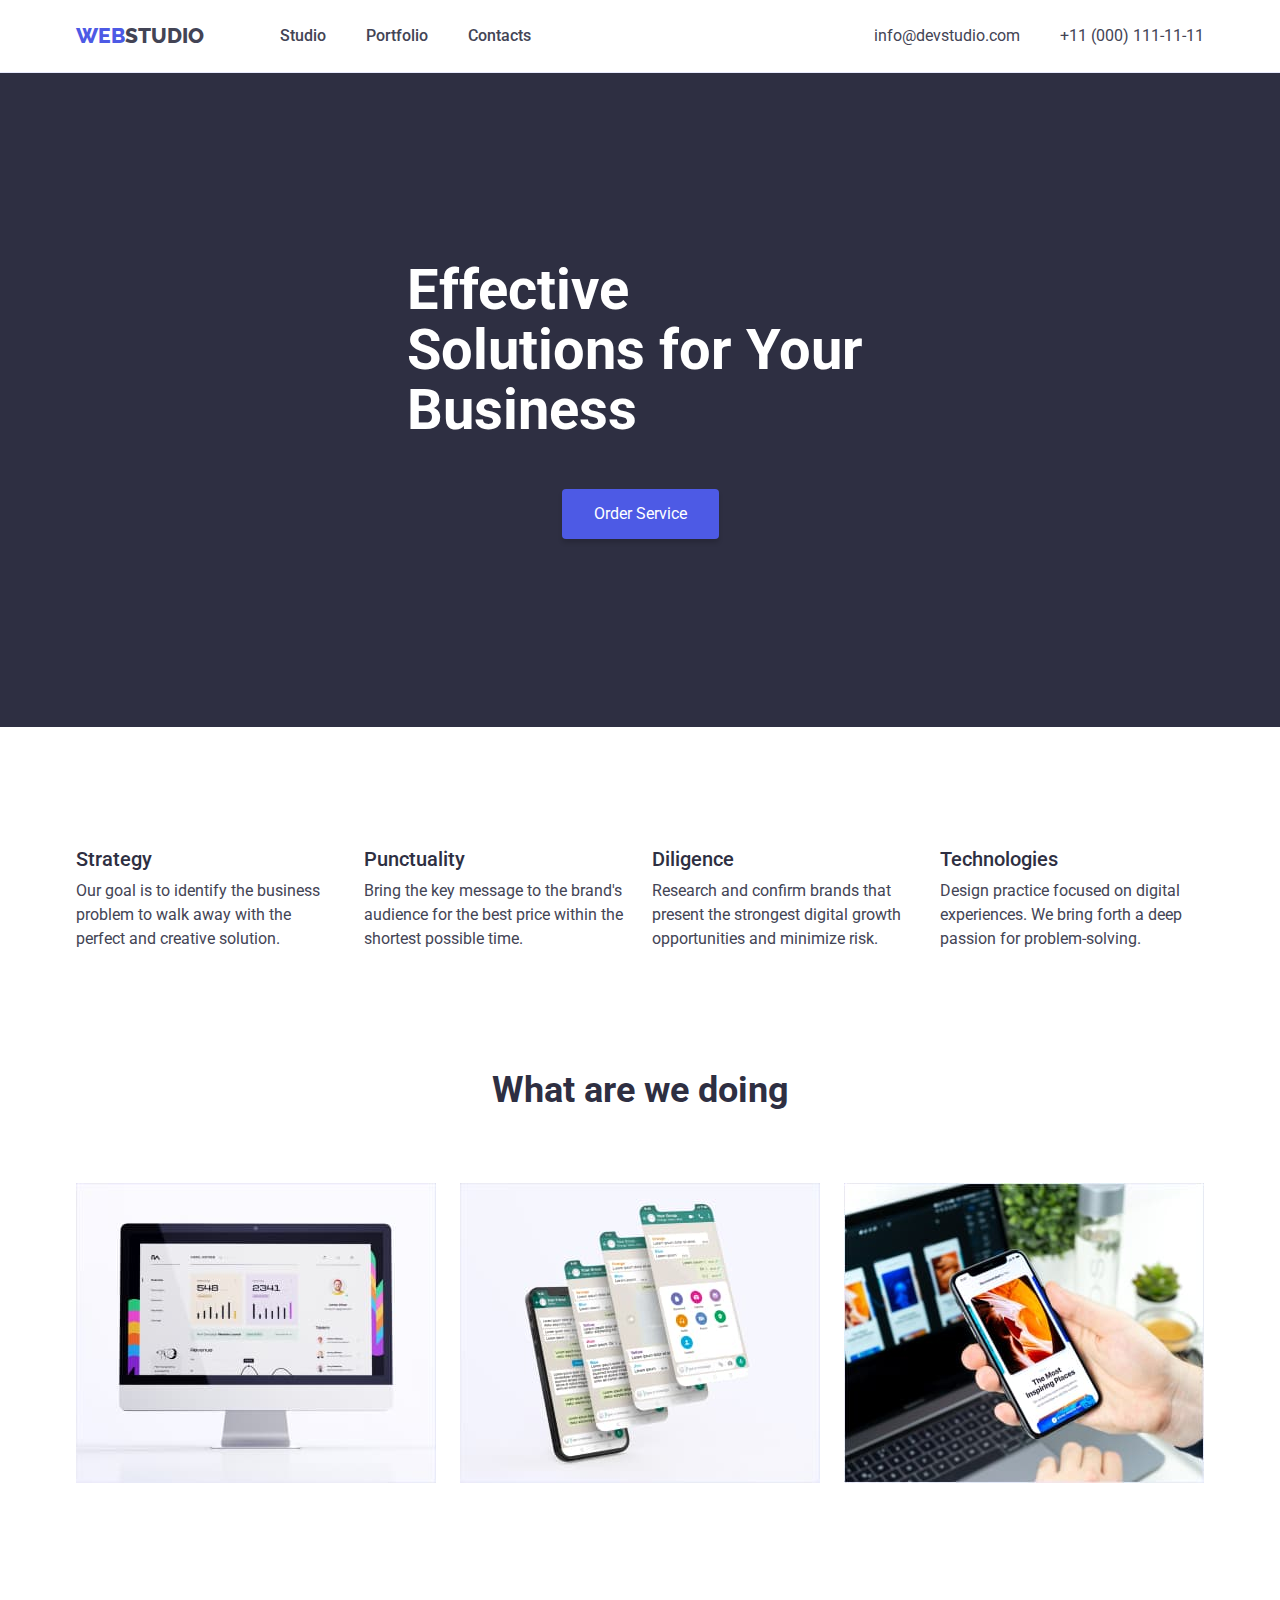
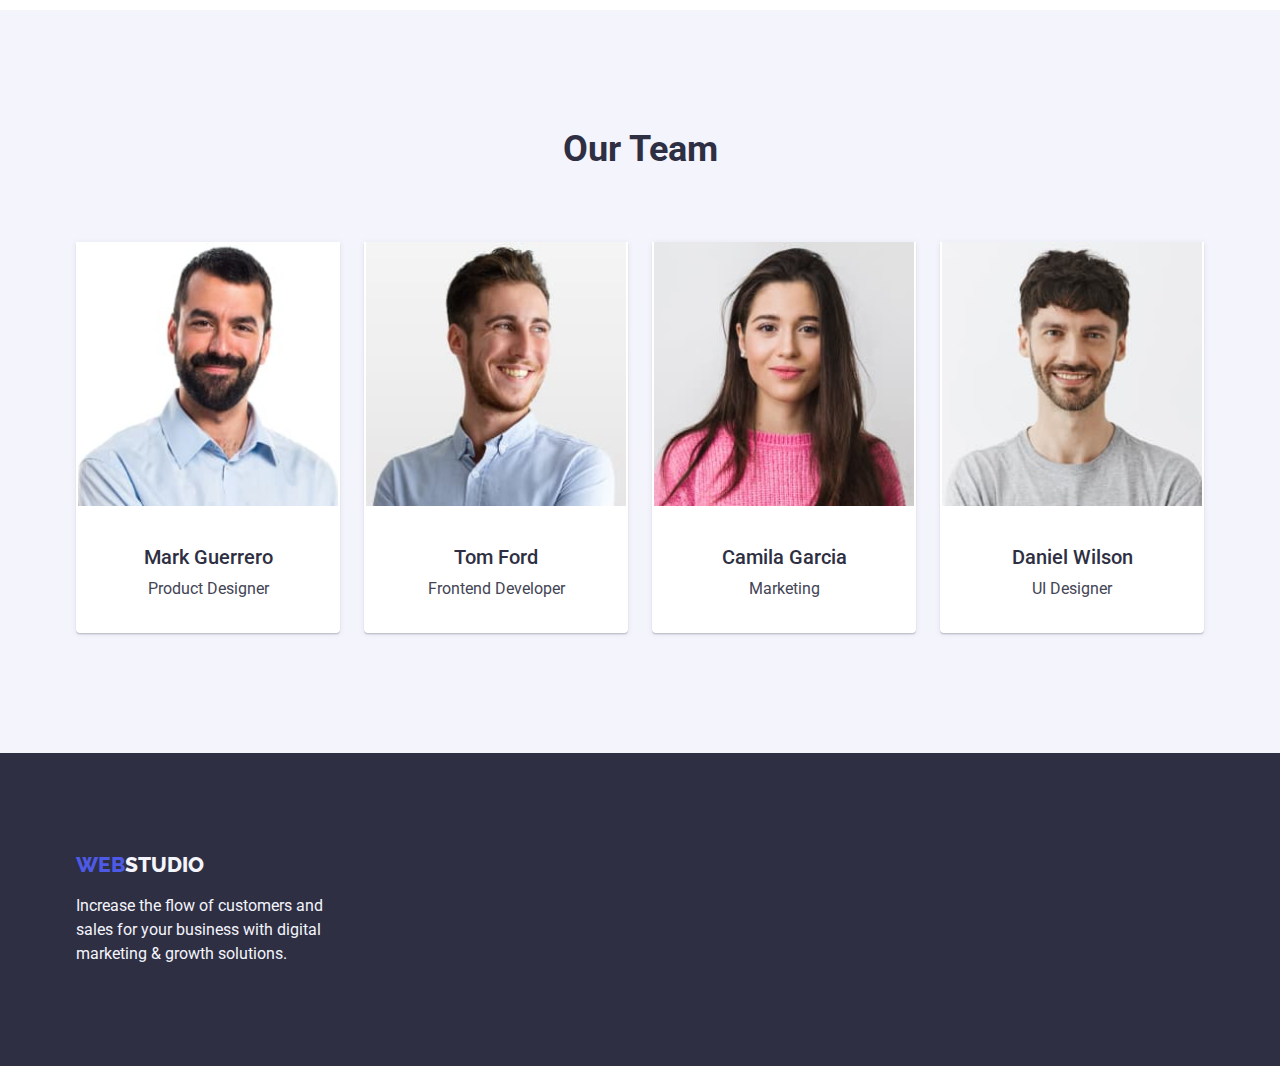
<file: index.html>
<!DOCTYPE html>
<html lang="en">
  <head>
    <meta charset="UTF-8" />
    <meta name="viewport" content="width=device-width, initial-scale=1.0" />
    <title>Web Studio</title>
    <link rel="preconnect" href="https://fonts.googleapis.com" />
    <link rel="preconnect" href="https://fonts.gstatic.com" crossorigin />
    <link
      href="https://fonts.googleapis.com/css2?family=Raleway:ital,wght@0,800;1,800&family=Roboto:wght@400;500;700;900&display=swap"
      rel="stylesheet"
    />
    <link
      rel="stylesheet"
      href="https://cdnjs.cloudflare.com/ajax/libs/modern-normalize/2.0.0/modern-normalize.min.css"
    />
    <link rel="stylesheet" type="text/css" href="./css/style.css" />
  </head>
  <body>
    <header>
      <div class="container flex">
        <nav>
          <ul class="flex header__menu">
            <li>
              <a class="custom-link__logo" href="./index.html"
                ><span>WEB</span>STUDIO</a
              >
            </li>
            <li><a class="custom-link" href="index.html">Studio</a></li>
            <li><a class="custom-link" href="portfolio.html">Portfolio</a></li>
            <li><a class="custom-link" href="/">Contacts</a></li>
          </ul>
        </nav>
        <address>
          <ul class="flex header__address">
            <li>
              <a
                class="custom-link contact-link"
                href="mailto:info@devstudio.com"
                >info@devstudio.com</a
              >
            </li>
            <li>
              <a class="custom-link contact-link" href="tel:+110001111111"
                >+11 (000) 111-11-11</a
              >
            </li>
          </ul>
        </address>
      </div>
    </header>

    <main>
      <section class="solutions-section">
        <div class="container solutions-section__container">
          <h1 class="title-1">Effective Solutions for Your Business</h1>
          <button class="solutions-section__button" type="button">
            Order Service
          </button>
        </div>
      </section>

      <section class="strategy-section">
        <div class="container">
          <h2 class="title-2 visually-hidden">Our Strategy</h2>
          <ul class="flex strategy-section__cards">
            <li class="strategy-section__cards-item">
              <h3 class="title-3">Strategy</h3>
              <p>
                Our goal is to identify the business problem to walk away with
                the perfect and creative solution.
              </p>
            </li>
            <li class="strategy-section__cards-item">
              <h3 class="title-3">Punctuality</h3>
              <p>
                Bring the key message to the brand's audience for the best price
                within the shortest possible time.
              </p>
            </li>
            <li class="strategy-section__cards-item">
              <h3 class="title-3">Diligence</h3>
              <p>
                Research and confirm brands that present the strongest digital
                growth opportunities and minimize risk.
              </p>
            </li>
            <li class="strategy-section__cards-item">
              <h3 class="title-3">Technologies</h3>
              <p>
                Design practice focused on digital experiences. We bring forth a
                deep passion for problem-solving.
              </p>
            </li>
          </ul>
        </div>
      </section>

      <section class="doing-section">
        <div class="container">
          <h2 class="title-2">What are we doing</h2>
          <ul class="flex doing-section__cards">
            <li class="doing-section__cards-item">
              <img
                src="./images/competencies/computer.jpg"
                height="300"
                width="360"
                alt="Analyst"
              />
            </li>
            <li class="doing-section__cards-item">
              <img
                src="./images/competencies/mobile_ui.jpg"
                height="300"
                width="360"
                alt="Mobile UI"
              />
            </li>
            <li class="doing-section__cards-item">
              <img
                src="./images/competencies/interface.jpg"
                height="300"
                width="360"
                alt="Interface"
              />
            </li>
          </ul>
        </div>
      </section>

      <section class="team-section">
        <div class="container">
          <h2 class="title-2">Our Team</h2>
          <ul class="flex team-section__cards">
            <li class="team-section__cards-item">
              <img
                class="team-section__cards-item__img"
                src="./images/team/mark_guerrero.jpg"
                height="264px"
                width="260px"
                alt="Mark's photo"
              />
              <div class="team-section__cards-item__text">
                <h3 class="title-3">Mark Guerrero</h3>
                <p>Product Designer</p>
              </div>
            </li>
            <li class="team-section__cards-item">
              <img
                class="team-section__cards-item__img"
                src="./images/team/tom_ford.jpg"
                height="264"
                width="260"
                alt="Tom's photo'"
              />
              <div class="team-section__cards-item__text">
                <h3 class="title-3">Tom Ford</h3>
                <p>Frontend Developer</p>
              </div>
            </li>
            <li class="team-section__cards-item">
              <img
                class="team-section__cards-item__img"
                src="./images/team/camila_garcia.jpg"
                height="264"
                width="260"
                alt="Camilas photo"
              />
              <div class="team-section__cards-item__text">
                <h3 class="title-3">Camila Garcia</h3>
                <p>Marketing</p>
              </div>
            </li>
            <li class="team-section__cards-item">
              <img
                class="team-section__cards-item__img"
                src="./images/team/daniel_wilson.jpg"
                height="264"
                width="260"
                alt="Daniel's photo'"
              />
              <div class="team-section__cards-item__text">
                <h3 class="title-3">Daniel Wilson</h3>
                <p>UI Designer</p>
              </div>
            </li>
          </ul>
        </div>
      </section>
    </main>

    <footer class="footer">
      <div class="container">
        <a class="custom-link__logo" href="./index.html"
          ><span>WEB</span>STUDIO</a
        >
        <p class="footer__text">
          Increase the flow of&nbsp;customers and sales for your business with
          digital marketing &amp;&nbsp;growth solutions.
        </p>
      </div>
    </footer>
  </body>
</html>
</file>
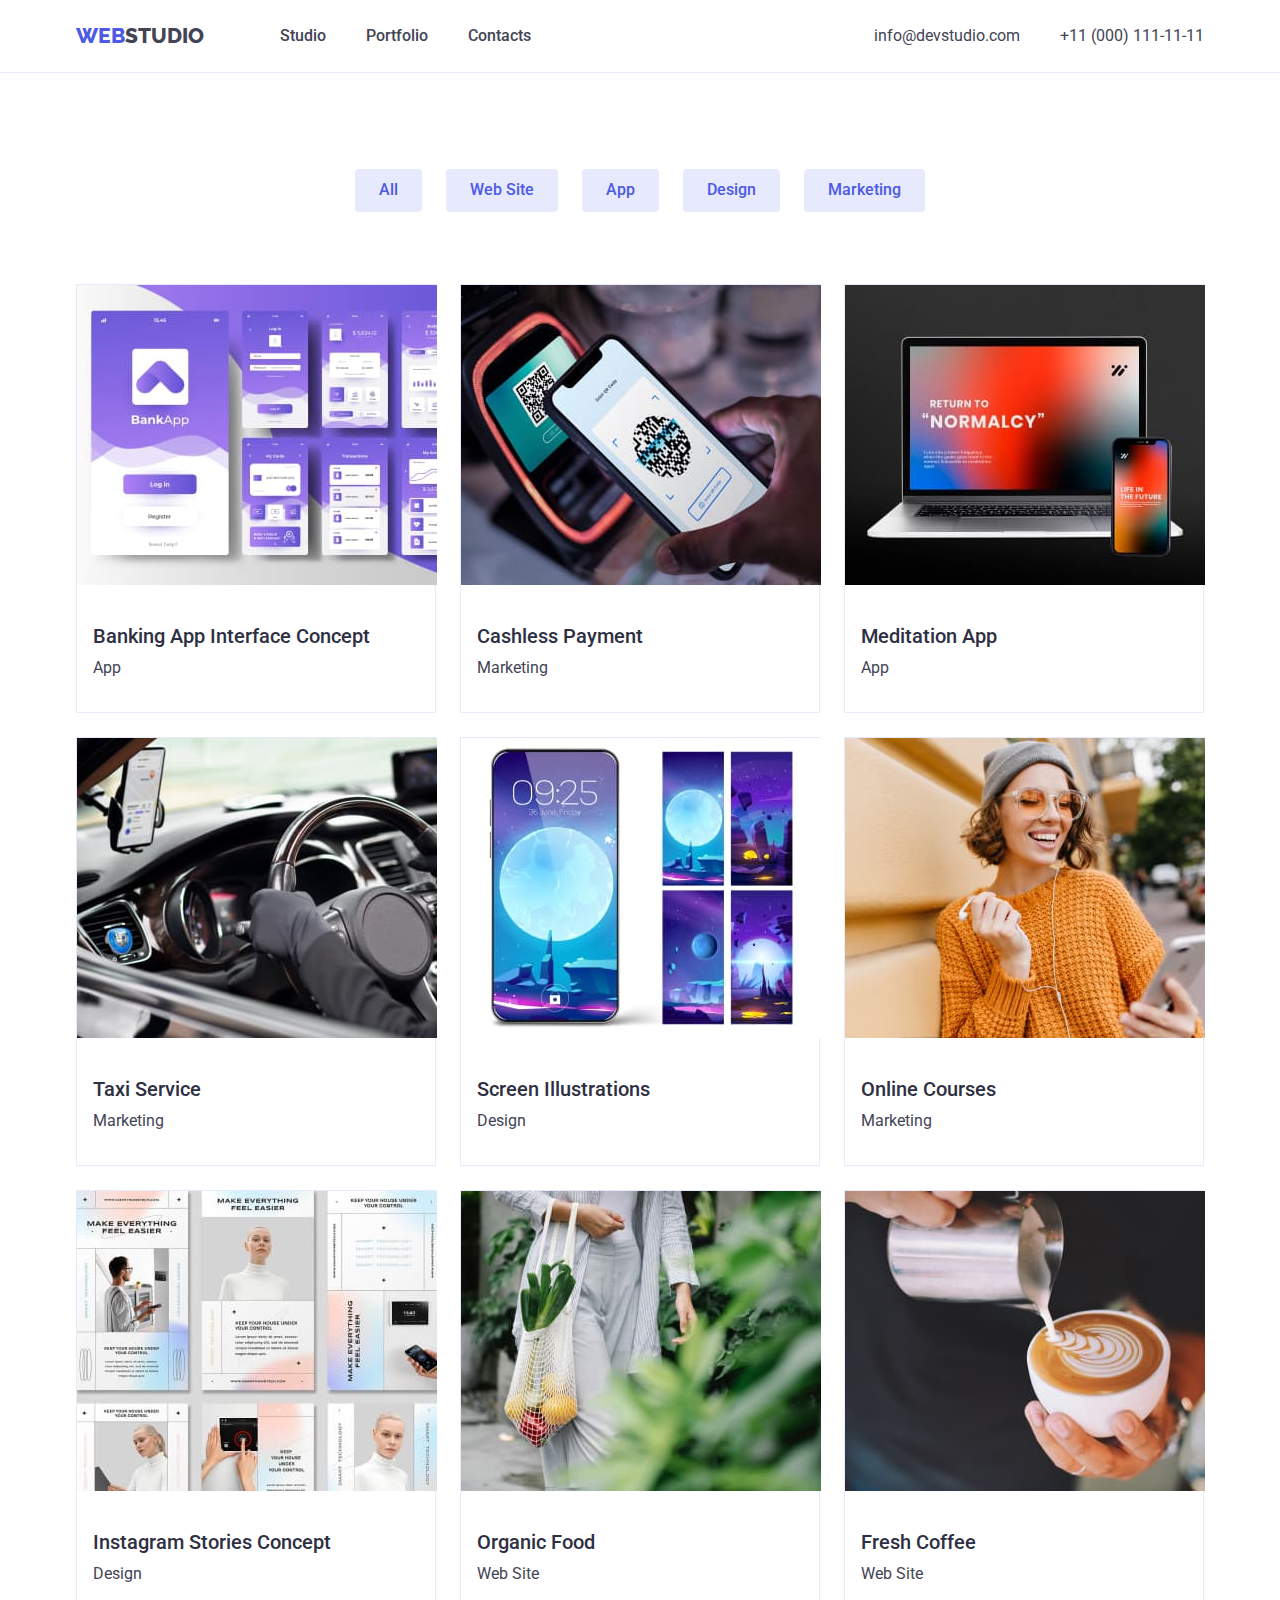
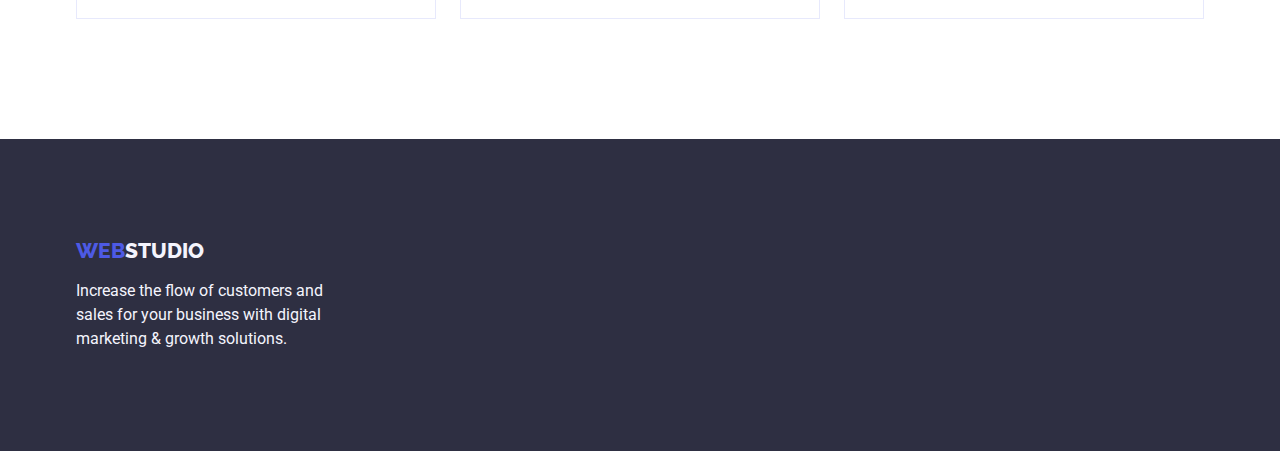
<file: portfolio.html>
<!DOCTYPE html>
<html lang="en">
  <head>
    <meta charset="UTF-8" />
    <meta name="viewport" content="width=device-width, initial-scale=1.0" />
    <title>Portfolio</title>
  </head>
  <link rel="preconnect" href="https://fonts.googleapis.com" />
  <link rel="preconnect" href="https://fonts.gstatic.com" crossorigin />
  <link
    href="https://fonts.googleapis.com/css2?family=Raleway:ital,wght@0,800;1,800&family=Roboto:wght@400;500;700;900&display=swap"
    rel="stylesheet"
  />
  <link
    rel="stylesheet"
    href="https://cdnjs.cloudflare.com/ajax/libs/modern-normalize/2.0.0/modern-normalize.min.css"
  />
  <link rel="stylesheet" type="text/css" href="./css/style.css" />

  <body>
    <header>
      <div class="container flex">
        <nav>
          <ul class="flex header__menu">
            <li>
              <a class="custom-link__logo" href="./index.html"
                ><span>WEB</span>STUDIO</a
              >
            </li>
            <li><a class="custom-link" href="index.html">Studio</a></li>
            <li><a class="custom-link" href="portfolio.html">Portfolio</a></li>
            <li><a class="custom-link" href="/">Contacts</a></li>
          </ul>
        </nav>
        <address>
          <ul class="flex header__address">
            <li>
              <a
                class="custom-link contact-link"
                href="mailto:info@devstudio.com"
                >info@devstudio.com</a
              >
            </li>
            <li>
              <a class="custom-link contact-link" href="tel:+110001111111"
                >+11 (000) 111-11-11</a
              >
            </li>
          </ul>
        </address>
      </div>
    </header>

    <main>
      <section class="portfolio-section">
        <div class="container">
          <h1 class="visually-hidden">Портфоліо</h1>
          <ul class="flex portfolio-section__buttons-list">
            <li>
              <button class="buttons-list__button" type="button">All</button>
            </li>
            <li>
              <button class="buttons-list__button" type="button">
                Web Site
              </button>
            </li>
            <li>
              <button class="buttons-list__button" type="button">App</button>
            </li>
            <li>
              <button class="buttons-list__button" type="button">Design</button>
            </li>
            <li>
              <button class="buttons-list__button" type="button">
                Marketing
              </button>
            </li>
          </ul>

          <ul class="portfolio-section__cards">
            <li class="portfolio-section__cards-item">
              <a>
                <img
                  src="./images/portfolio/1.jpg"
                  height="300"
                  width="360"
                  alt="Banking App Interface Concept"
                />
                <div class="cards-item__info">
                  <h2 class="title-3">Banking App Interface Concept</h2>
                  <p>App</p>
                </div>
              </a>
            </li>
            <li class="portfolio-section__cards-item">
              <a>
                <img
                  src="./images/portfolio/2.jpg"
                  height="300"
                  width="360"
                  alt="Cashless Payment"
                />
                <div class="cards-item__info">
                  <h2 class="title-3">Cashless Payment</h2>
                  <p>Marketing</p>
                </div>
              </a>
            </li>
            <li class="portfolio-section__cards-item">
              <a>
                <img
                  src="./images/portfolio/3.jpg"
                  height="300"
                  width="360"
                  alt="Meditation App"
                />
                <div class="cards-item__info">
                  <h2 class="title-3">Meditation App</h2>
                  <p>App</p>
                </div>
              </a>
            </li>
            <li class="portfolio-section__cards-item">
              <a>
                <img
                  src="./images/portfolio/4.jpg"
                  height="300"
                  width="360"
                  alt="Taxi Service"
                />
                <div class="cards-item__info">
                  <h2 class="title-3">Taxi Service</h2>
                  <p>Marketing</p>
                </div>
              </a>
            </li>
            <li class="portfolio-section__cards-item">
              <a>
                <img
                  src="./images/portfolio/5.jpg"
                  height="300"
                  width="360"
                  alt="Screen Illustrations"
                />
                <div class="cards-item__info">
                  <h2 class="title-3">Screen Illustrations</h2>
                  <p>Design</p>
                </div>
              </a>
            </li>
            <li class="portfolio-section__cards-item">
              <a>
                <img
                  src="./images/portfolio/6.jpg"
                  height="300"
                  width="360"
                  alt="Online Courses"
                />
                <div class="cards-item__info">
                  <h2 class="title-3">Online Courses</h2>
                  <p>Marketing</p>
                </div>
              </a>
            </li>
            <li class="portfolio-section__cards-item">
              <a>
                <img
                  src="./images/portfolio/7.jpg"
                  height="300"
                  width="360"
                  alt="Instagram Stories Concept"
                />
                <div class="cards-item__info">
                  <h2 class="title-3">Instagram Stories Concept</h2>
                  <p>Design</p>
                </div>
              </a>
            </li>
            <li class="portfolio-section__cards-item">
              <a>
                <img
                  src="./images/portfolio/8.jpg"
                  height="300"
                  width="360"
                  alt="Organic Food"
                />
                <div class="cards-item__info">
                  <h2 class="title-3">Organic Food</h2>
                  <p>Web Site</p>
                </div>
              </a>
            </li>
            <li class="portfolio-section__cards-item">
              <a>
                <img
                  src="./images/portfolio/9.jpg"
                  height="300"
                  width="360"
                  alt="Fresh Coffee"
                />
                <div class="cards-item__info">
                  <h2 class="title-3">Fresh Coffee</h2>
                  <p>Web Site</p>
                </div>
              </a>
            </li>
          </ul>
        </div>
      </section>
    </main>

    <footer class="footer">
      <div class="container">
        <a class="custom-link__logo" href="./index.html"
          ><span>WEB</span>STUDIO</a
        >
        <p class="footer__text">
          Increase the flow of&nbsp;customers and sales for your business with
          digital marketing &amp;&nbsp;growth solutions.
        </p>
      </div>
    </footer>
  </body>
</html>
</file>
<file: css/style.css>
:root {
  --navy-blue: #2e2f42;
  --slate-color: #434455;
  --iris-color: #4d5ae5;
  --ocean-color: #404bbf;
  --cornflower-color: #e7e9fc;
  --cloud-color: #f4f4fd;
  --white-color: #ffffff;
}

body {
  font-family: "Roboto", sans-serif;
  font-style: normal;
  color: var(--slate-color);
  font-size: 16px;
  line-height: 1.5;
  letter-spacing: 2%;
}

h1,
h2,
h3,
h4,
h5,
h6 {
  margin: 0;
  padding: 0;
}

.container {
  max-width: 1158px;
  margin: 0 auto 0 auto;
  padding: 0;
  padding-left: 15px;
  padding-right: 15px;
}

ul {
  margin: 0;
  padding: 0;
  list-style: none;
}

p {
  margin: 0;
  padding: 0;
}

.visually-hidden {
  position: absolute;
  width: 1px;
  height: 1px;
  margin: -1px;
  border: 0;
  padding: 0;
  white-space: nowrap;
  clip-path: inset(100%);
  clip: rect(0 0 0 0);
  overflow: hidden;
}

.title-1 {
  color: var(--white-color);
  font-size: 56px;
  line-height: 1.07;
  margin: 0 0 48px 0;
}

.title-2 {
  color: var(--navy-blue);
  font-size: 36px;
  line-height: 1.11;
  text-align: center;
  margin-bottom: 72px;
}

.title-3 {
  color: var(--navy-blue);
  font-size: 20px;
  line-height: 1.2;
  margin-bottom: 8px;
  font-weight: 500;
}

.flex {
  display: flex;
}

/* header */
header {
  border-bottom: 1px solid var(--cornflower-color);
}

nav {
  margin-right: auto;
}

.header__container {
  padding-top: 24px;
  padding-bottom: 24px;
  padding-right: 156px;
  padding-left: 156px;
}

.header__menu {
  gap: 40px;
}

.header__address {
  gap: 40px;
  margin-left: auto;
}

.custom-link__logo {
  display: block;
  padding-top: 24px;
  padding-bottom: 24px;
}

.custom-link__logo span {
  color: var(--iris-color);
}

.custom-link {
  display: block;
  padding-top: 24px;
  padding-bottom: 24px;
  text-decoration: none;
  color: inherit;
  font-style: normal;
  font-weight: 500;
}

.contact-link {
  font-weight: 400;
}

.custom-link:hover {
  color: var(--ocean-color);
}

.custom-link:focus {
  color: var(--ocean-color);
}

.custom-link__logo {
  font-family: "Raleway", sans-serif;
  font-optical-sizing: auto;
  font-weight: 800;
  text-decoration: none;
  font-size: 21px;
  line-height: 1.16;
  color: inherit;
  font-style: normal;
  margin-right: 36px;
}

/* footer */
.footer {
  padding-top: 100px;
  padding-bottom: 100px;
  background-color: var(--navy-blue);
  color: var(--cloud-color);
}

.footer__container {
  flex-direction: column;
  gap: 16px;
}

footer .custom-link__logo {
  display: inline-block;
  margin-bottom: 16px;
  margin-right: 0;
  padding-top: 0;
  padding-bottom: 0;
}

.footer__text {
  max-width: 264px;
  width: 100%;
}

/* index.html */

/* Solutions-section */
.solutions-section__container {
  padding-top: 188px;
  padding-bottom: 188px;
  margin-left: auto;
  margin-right: auto;
  max-width: 496px;
}

.solutions-section {
  background-color: var(--navy-blue);
}

.solutions-section__button {
  background-color: var(--iris-color);
  color: var(--white-color);
  border: 0;
  cursor: pointer;
  border-radius: 4px;
  padding: 16px 32px;
  box-shadow: 0px 4px 4px 0px #00000026;
  display: block;
  margin: 0 auto;
}

.solutions-section__button:hover {
  background-color: var(--ocean-color);
}

.solutions-section__button:focus {
  background-color: var(--ocean-color);
}

/* strategy-section */

.strategy-section {
  padding-top: 120px;
  padding-bottom: 120px;
}

.strategy-section__cards {
  gap: 24px;
}

.strategy-section__cards-item {
  width: calc((100% - 72px) / 4);
}

/* doing-section */
.doing-section {
  padding-bottom: 120px;
}

.doing-section__cards {
  display: flex;
  flex-direction: row;
  justify-content: center;
  gap: 24px;
}

.doing-section__cards-item {
  width: calc((100% - 48px) / 3);
}

/* team-section */

.team-section {
  background-color: var(--cloud-color);
  padding-top: 120px;
  padding-bottom: 120px;
}

.team-section__cards {
  gap: 24px;
}

.team-section__cards-item {
  width: calc((100% - 72px) / 4);
  border-radius: 0 0 4px 4px;
  text-align: center;
  box-shadow: 0 2px 1px 0 rgba(46, 47, 66, 0.08),
    0 1px 1px 0 rgba(46, 47, 66, 0.16), 0 1px 6px 0 rgba(46, 47, 66, 0.08);
  background-color: var(--white-color);
}

.team-section__cards-item__text {
  padding-top: 32px;
  padding-bottom: 32px;
}

/* portfolio */
.portfolio-section {
  padding-top: 96px;
  padding-bottom: 120px;
}

.portfolio-section__buttons-list {
  gap: 48px 24px;
  justify-content: center;
  margin-bottom: 72px;
}

.portfolio-section__cards {
  display: flex;
  flex-wrap: wrap;
  gap: 24px;
}

.portfolio-section__cards-item {
  width: calc((100% - 48px) / 3);
  border: 1px solid var(--cornflower-color);
}

.cards-item__info {
  padding-top: 32px;
  padding-left: 16px;
  padding-bottom: 32px;
}

.buttons-list__button {
  padding: 12px 24px 12px 24px;
  font-family: inherit;
  font-weight: 500;
  font-size: 16px;
  color: var(--iris-color);
  background-color: var(--cornflower-color);
  border: 0;
  border-radius: 4px;
  cursor: pointer;
}

.buttons-list__button:hover {
  color: var(--white-color);
  background-color: var(--ocean-color);
}

.buttons-list__button:active {
  color: var(--white-color);
  background-color: var(--ocean-color);
}
</file>
